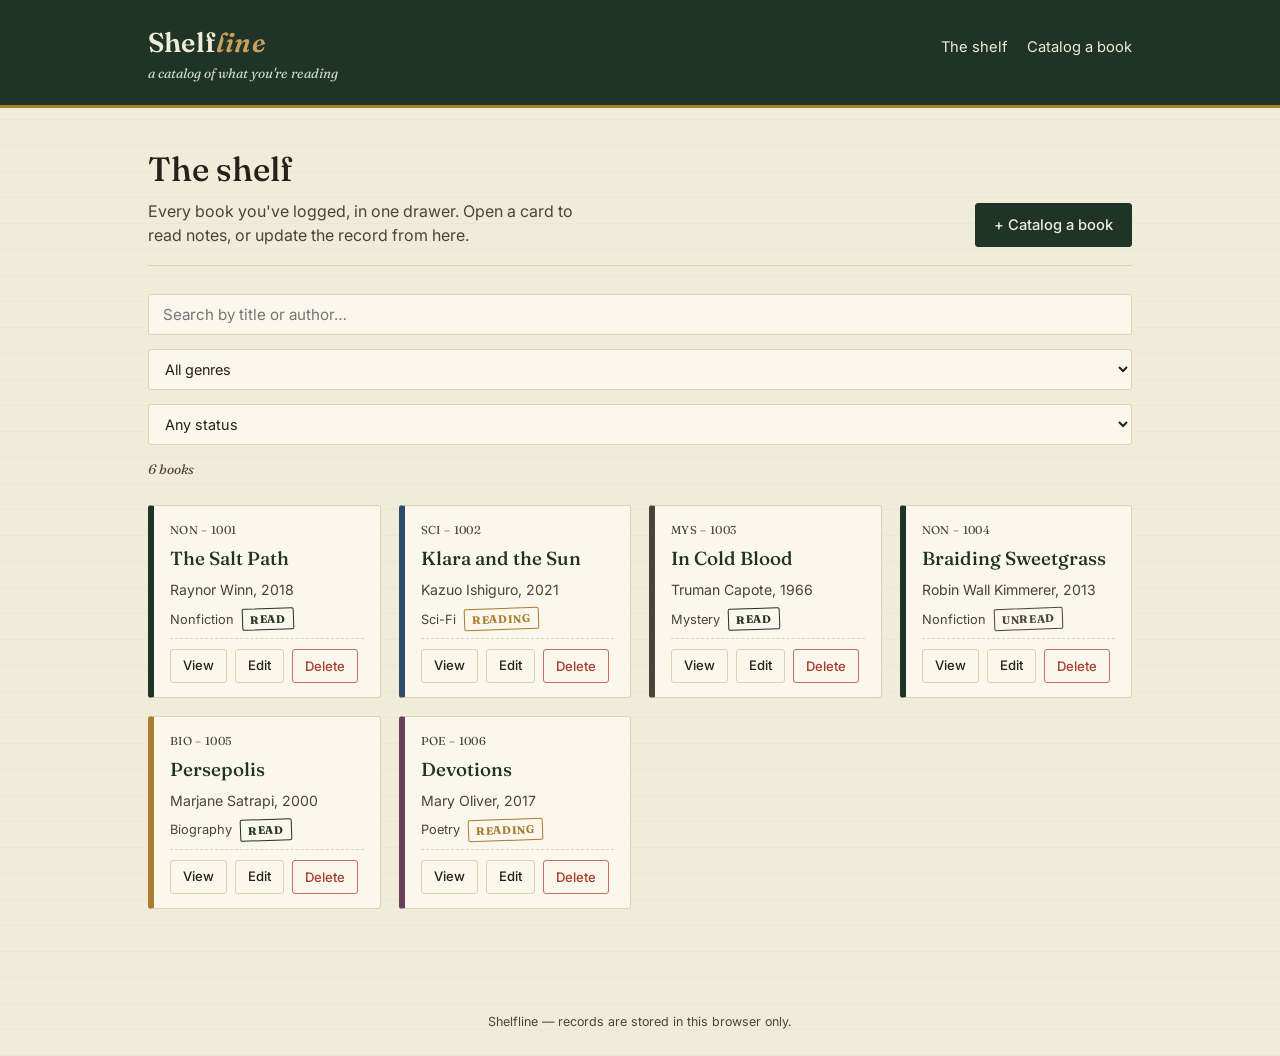
<file: index.html>
<!doctype html>
<html lang="en">
<head>
<meta charset="utf-8">
<meta name="viewport" content="width=device-width, initial-scale=1">
<title>Shelfline — The Shelf</title>
<link rel="stylesheet" href="style.css">
</head>
<body>

<header class="rail">
  <div class="rail-inner">
    <div>
      <div class="wordmark">Shelf<em>line</em></div>
      <div class="rail-tagline">a catalog of what you're reading</div>
    </div>
    <nav>
      <a href="index.html">The shelf</a>
      <a href="add.html">Catalog a book</a>
    </nav>
  </div>
</header>

<main>
  <div class="page-head">
    <div>
      <h1>The shelf</h1>
      <p>Every book you've logged, in one drawer. Open a card to read notes, or update the record from here.</p>
    </div>
    <a class="btn btn-primary" href="add.html">+ Catalog a book</a>
  </div>

  <div class="toolbar">
    <input type="search" id="search" placeholder="Search by title or author…" aria-label="Search books">
    <select id="filter-genre" aria-label="Filter by genre">
      <option value="">All genres</option>
    </select>
    <select id="filter-status" aria-label="Filter by status">
      <option value="">Any status</option>
    </select>
    <span class="shelf-count" id="shelf-count"></span>
  </div>

  <div class="shelf" id="shelf"></div>
</main>

<footer>Shelfline &mdash; records are stored in this browser only.</footer>

<script src="storage.js"></script>
<script>
  const shelfEl = document.getElementById('shelf');
  const countEl = document.getElementById('shelf-count');
  const searchEl = document.getElementById('search');
  const genreEl = document.getElementById('filter-genre');
  const statusEl = document.getElementById('filter-status');
  const confirmDelete = setupConfirmDialog();

  GENRES.forEach(g => genreEl.insertAdjacentHTML('beforeend', `<option value="${g}">${g}</option>`));
  STATUSES.forEach(s => statusEl.insertAdjacentHTML('beforeend', `<option value="${s}">${s}</option>`));

  function statusClass(status){
    return { Unread: 'stamp-unread', Reading: 'stamp-reading', Read: 'stamp-read' }[status] || 'stamp-unread';
  }

  function render(){
    const q = searchEl.value.trim().toLowerCase();
    const g = genreEl.value;
    const s = statusEl.value;

    const books = getBooks().filter(b => {
      const matchesQ = !q || b.title.toLowerCase().includes(q) || b.author.toLowerCase().includes(q);
      const matchesG = !g || b.genre === g;
      const matchesS = !s || b.status === s;
      return matchesQ && matchesG && matchesS;
    });

    countEl.textContent = books.length === 1 ? '1 book' : `${books.length} books`;

    if (books.length === 0){
      shelfEl.innerHTML = `
        <div class="empty-shelf" style="grid-column: 1/-1;">
          <h2>Nothing on this part of the shelf</h2>
          <p>${getBooks().length === 0 ? 'You haven\u2019t catalogued any books yet.' : 'Try a different search or filter.'}</p>
        </div>`;
      return;
    }

    shelfEl.innerHTML = books.map(b => `
      <article class="book-card" style="--spine: ${SPINE_COLOR[b.genre] || '#1f3327'}">
        <div class="book-call">${callNumber(b)}</div>
        <h3 class="book-title"><a href="view.html?id=${b.id}">${escapeHtml(b.title)}</a></h3>
        <div class="book-author">${escapeHtml(b.author)}${b.year ? ', ' + b.year : ''}</div>
        <div class="book-meta">
          <span>${escapeHtml(b.genre)}</span>
          <span class="stamp ${statusClass(b.status)}">${escapeHtml(b.status)}</span>
        </div>
        <div class="book-actions">
          <a class="btn btn-quiet btn-sm" href="view.html?id=${b.id}">View</a>
          <a class="btn btn-quiet btn-sm" href="edit.html?id=${b.id}">Edit</a>
          <button class="btn btn-danger btn-sm" data-del="${b.id}" data-title="${escapeHtml(b.title)}" type="button">Delete</button>
        </div>
      </article>
    `).join('');
  }

  shelfEl.addEventListener('click', (e) => {
    const btn = e.target.closest('[data-del]');
    if (!btn) return;
    confirmDelete(btn.dataset.title, () => {
      deleteBook(btn.dataset.del);
      showToast('Removed from the shelf.');
      render();
    });
  });

  [searchEl, genreEl, statusEl].forEach(el => el.addEventListener('input', render));

  render();
</script>
</body>
</html>
</file>
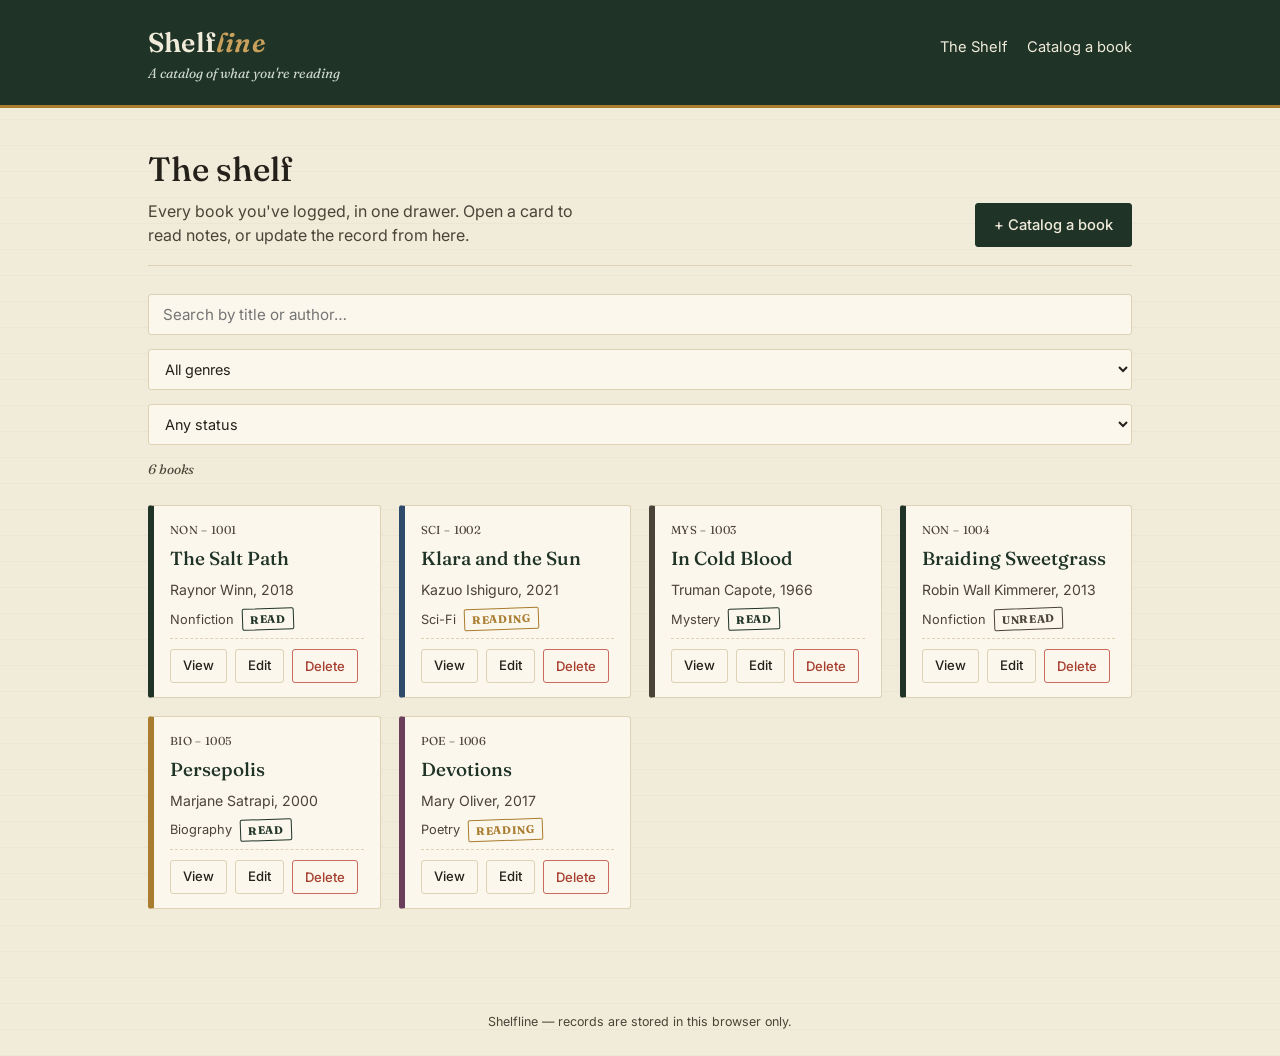
<file: Mini System Static Pages/index.html>
<!doctype html>
<html lang="en">
<head>
<meta charset="utf-8">
<meta name="viewport" content="width=device-width, initial-scale=1">
<title>Shelfline — The Shelf</title>
<link rel="stylesheet" href="style.css">
</head>
<body>

<header class="rail">
  <div class="rail-inner">
    <div>
      <div class="wordmark">Shelf<em>line</em></div>
      <div class="rail-tagline">A catalog of what you're reading</div>
    </div>
    <nav>
      <a href="index.html">The Shelf</a>
      <a href="add.html">Catalog a book</a>
    </nav>
  </div>
</header>

<main>
  <div class="page-head">
    <div>
      <h1>The shelf</h1>
      <p>Every book you've logged, in one drawer. Open a card to read notes, or update the record from here.</p>
    </div>
    <a class="btn btn-primary" href="add.html">+ Catalog a book</a>
  </div>

  <div class="toolbar">
    <input type="search" id="search" placeholder="Search by title or author…" aria-label="Search books">
    <select id="filter-genre" aria-label="Filter by genre">
      <option value="">All genres</option>
    </select>
    <select id="filter-status" aria-label="Filter by status">
      <option value="">Any status</option>
    </select>
    <span class="shelf-count" id="shelf-count"></span>
  </div>

  <div class="shelf" id="shelf"></div>
</main>

<footer>Shelfline &mdash; records are stored in this browser only.</footer>

<script src="storage.js"></script>
<script>
  const shelfEl = document.getElementById('shelf');
  const countEl = document.getElementById('shelf-count');
  const searchEl = document.getElementById('search');
  const genreEl = document.getElementById('filter-genre');
  const statusEl = document.getElementById('filter-status');
  const confirmDelete = setupConfirmDialog();

  GENRES.forEach(g => genreEl.insertAdjacentHTML('beforeend', `<option value="${g}">${g}</option>`));
  STATUSES.forEach(s => statusEl.insertAdjacentHTML('beforeend', `<option value="${s}">${s}</option>`));

  function statusClass(status){
    return { Unread: 'stamp-unread', Reading: 'stamp-reading', Read: 'stamp-read' }[status] || 'stamp-unread';
  }

  function render(){
    const q = searchEl.value.trim().toLowerCase();
    const g = genreEl.value;
    const s = statusEl.value;

    const books = getBooks().filter(b => {
      const matchesQ = !q || b.title.toLowerCase().includes(q) || b.author.toLowerCase().includes(q);
      const matchesG = !g || b.genre === g;
      const matchesS = !s || b.status === s;
      return matchesQ && matchesG && matchesS;
    });

    countEl.textContent = books.length === 1 ? '1 book' : `${books.length} books`;

    if (books.length === 0){
      shelfEl.innerHTML = `
        <div class="empty-shelf" style="grid-column: 1/-1;">
          <h2>Nothing on this part of the shelf</h2>
          <p>${getBooks().length === 0 ? 'You haven\u2019t catalogued any books yet.' : 'Try a different search or filter.'}</p>
        </div>`;
      return;
    }

    shelfEl.innerHTML = books.map(b => `
      <article class="book-card" style="--spine: ${SPINE_COLOR[b.genre] || '#1f3327'}">
        <div class="book-call">${callNumber(b)}</div>
        <h3 class="book-title"><a href="view.html?id=${b.id}">${escapeHtml(b.title)}</a></h3>
        <div class="book-author">${escapeHtml(b.author)}${b.year ? ', ' + b.year : ''}</div>
        <div class="book-meta">
          <span>${escapeHtml(b.genre)}</span>
          <span class="stamp ${statusClass(b.status)}">${escapeHtml(b.status)}</span>
        </div>
        <div class="book-actions">
          <a class="btn btn-quiet btn-sm" href="view.html?id=${b.id}">View</a>
          <a class="btn btn-quiet btn-sm" href="edit.html?id=${b.id}">Edit</a>
          <button class="btn btn-danger btn-sm" data-del="${b.id}" data-title="${escapeHtml(b.title)}" type="button">Delete</button>
        </div>
      </article>
    `).join('');
  }

  shelfEl.addEventListener('click', (e) => {
    const btn = e.target.closest('[data-del]');
    if (!btn) return;
    confirmDelete(btn.dataset.title, () => {
      deleteBook(btn.dataset.del);
      showToast('Removed from the shelf.');
      render();
    });
  });

  [searchEl, genreEl, statusEl].forEach(el => el.addEventListener('input', render));

  render();
</script>
</body>
</html>
</file>
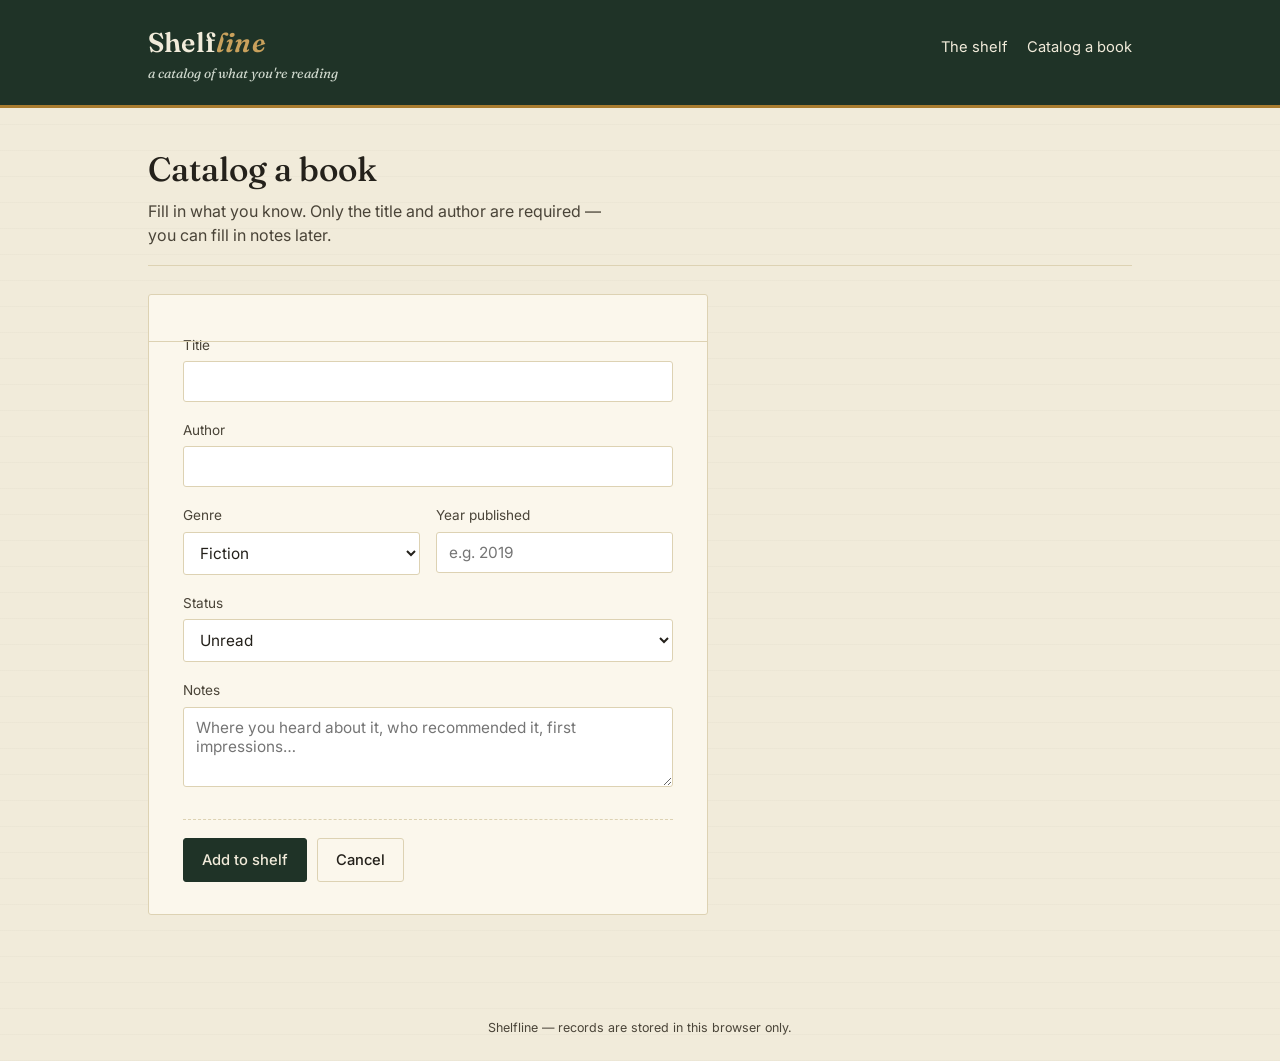
<file: add.html>
<!doctype html>
<html lang="en">
<head>
<meta charset="utf-8">
<meta name="viewport" content="width=device-width, initial-scale=1">
<title>Shelfline — Catalog a book</title>
<link rel="stylesheet" href="style.css">
</head>
<body>

<header class="rail">
  <div class="rail-inner">
    <div>
      <div class="wordmark">Shelf<em>line</em></div>
      <div class="rail-tagline">a catalog of what you're reading</div>
    </div>
    <nav>
      <a href="index.html">The shelf</a>
      <a href="add.html">Catalog a book</a>
    </nav>
  </div>
</header>

<main>
  <div class="page-head">
    <div>
      <h1>Catalog a book</h1>
      <p>Fill in what you know. Only the title and author are required — you can fill in notes later.</p>
    </div>
  </div>

  <form class="index-card" id="book-form" novalidate>
    <div class="field" id="field-title">
      <label for="title">Title</label>
      <input type="text" id="title" name="title" maxlength="120" required>
      <div class="field-error">Every book needs a title.</div>
    </div>

    <div class="field" id="field-author">
      <label for="author">Author</label>
      <input type="text" id="author" name="author" maxlength="80" required>
      <div class="field-error">Who wrote it?</div>
    </div>

    <div class="field-row">
      <div class="field" id="field-genre">
        <label for="genre">Genre</label>
        <select id="genre" name="genre"></select>
      </div>
      <div class="field" id="field-year">
        <label for="year">Year published</label>
        <input type="number" id="year" name="year" min="1000" max="2100" placeholder="e.g. 2019">
        <div class="field-error">Enter a year between 1000 and 2100.</div>
      </div>
    </div>

    <div class="field" id="field-status">
      <label for="status">Status</label>
      <select id="status" name="status"></select>
    </div>

    <div class="field" id="field-notes">
      <label for="notes">Notes</label>
      <textarea id="notes" name="notes" maxlength="500" placeholder="Where you heard about it, who recommended it, first impressions…"></textarea>
    </div>

    <div class="form-actions">
      <button type="submit" class="btn btn-primary">Add to shelf</button>
      <a class="btn btn-quiet" href="index.html">Cancel</a>
    </div>
  </form>
</main>

<footer>Shelfline &mdash; records are stored in this browser only.</footer>

<script src="storage.js"></script>
<script>
  const form = document.getElementById('book-form');
  const genreEl = document.getElementById('genre');
  const statusEl = document.getElementById('status');

  GENRES.forEach(g => genreEl.insertAdjacentHTML('beforeend', `<option value="${g}">${g}</option>`));
  STATUSES.forEach(s => statusEl.insertAdjacentHTML('beforeend', `<option value="${s}">${s}</option>`));

  function setInvalid(fieldId, invalid){
    document.getElementById(fieldId).classList.toggle('invalid', invalid);
  }

  form.addEventListener('submit', (e) => {
    e.preventDefault();

    const title = form.title.value.trim();
    const author = form.author.value.trim();
    const year = form.year.value.trim();

    const titleOk = title.length > 0;
    const authorOk = author.length > 0;
    const yearOk = year === '' || (Number(year) >= 1000 && Number(year) <= 2100);

    setInvalid('field-title', !titleOk);
    setInvalid('field-author', !authorOk);
    setInvalid('field-year', !yearOk);

    if (!titleOk || !authorOk || !yearOk){
      form.querySelector('.invalid input, .invalid select')?.focus();
      return;
    }

    addBook({
      title,
      author,
      genre: genreEl.value,
      year: year ? Number(year) : null,
      status: statusEl.value,
      notes: form.notes.value.trim()
    });

    window.location.href = 'index.html';
  });
</script>
</body>
</html>
</file>
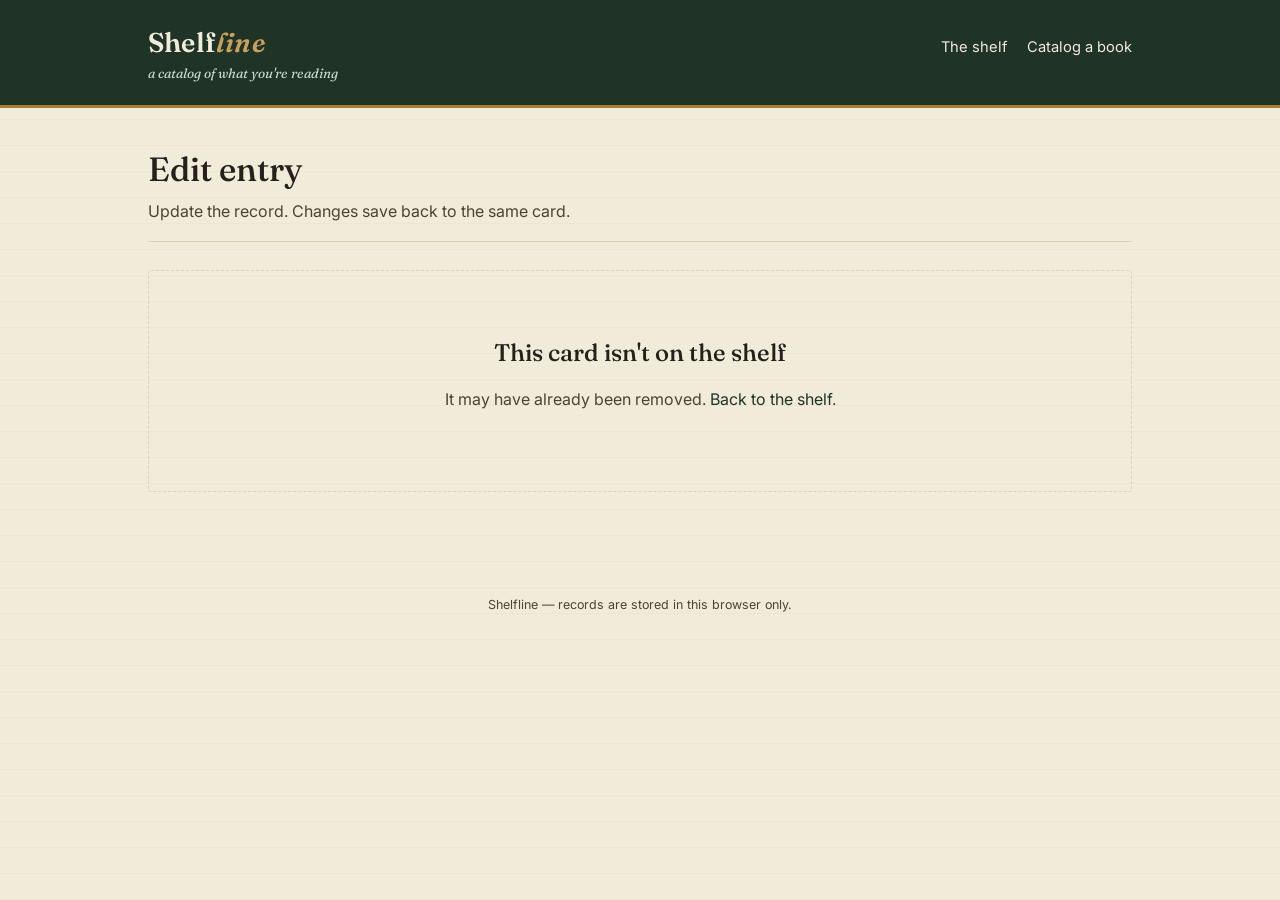
<file: edit.html>
<!doctype html>
<html lang="en">
<head>
<meta charset="utf-8">
<meta name="viewport" content="width=device-width, initial-scale=1">
<title>Shelfline — Edit entry</title>
<link rel="stylesheet" href="style.css">
</head>
<body>

<header class="rail">
  <div class="rail-inner">
    <div>
      <div class="wordmark">Shelf<em>line</em></div>
      <div class="rail-tagline">a catalog of what you're reading</div>
    </div>
    <nav>
      <a href="index.html">The shelf</a>
      <a href="add.html">Catalog a book</a>
    </nav>
  </div>
</header>

<main>
  <div class="page-head">
    <div>
      <h1 id="page-title">Edit entry</h1>
      <p>Update the record. Changes save back to the same card.</p>
    </div>
  </div>

  <div id="not-found" style="display:none;" class="empty-shelf">
    <h2>This card isn't on the shelf</h2>
    <p>It may have already been removed. <a href="index.html">Back to the shelf</a>.</p>
  </div>

  <form class="index-card" id="book-form" novalidate>
    <div class="field" id="field-title">
      <label for="title">Title</label>
      <input type="text" id="title" name="title" maxlength="120" required>
      <div class="field-error">Every book needs a title.</div>
    </div>

    <div class="field" id="field-author">
      <label for="author">Author</label>
      <input type="text" id="author" name="author" maxlength="80" required>
      <div class="field-error">Who wrote it?</div>
    </div>

    <div class="field-row">
      <div class="field" id="field-genre">
        <label for="genre">Genre</label>
        <select id="genre" name="genre"></select>
      </div>
      <div class="field" id="field-year">
        <label for="year">Year published</label>
        <input type="number" id="year" name="year" min="1000" max="2100" placeholder="e.g. 2019">
        <div class="field-error">Enter a year between 1000 and 2100.</div>
      </div>
    </div>

    <div class="field" id="field-status">
      <label for="status">Status</label>
      <select id="status" name="status"></select>
    </div>

    <div class="field" id="field-notes">
      <label for="notes">Notes</label>
      <textarea id="notes" name="notes" maxlength="500"></textarea>
    </div>

    <div class="form-actions">
      <button type="submit" class="btn btn-primary">Save changes</button>
      <a class="btn btn-quiet" href="index.html" id="cancel-link">Cancel</a>
      <button type="button" class="btn btn-danger" id="delete-btn" style="margin-left:auto;">Delete this book</button>
    </div>
  </form>
</main>

<footer>Shelfline &mdash; records are stored in this browser only.</footer>

<script src="storage.js"></script>
<script>
  const id = qs('id');
  const book = id ? getBook(id) : null;
  const form = document.getElementById('book-form');
  const genreEl = document.getElementById('genre');
  const statusEl = document.getElementById('status');
  const confirmDelete = setupConfirmDialog();

  GENRES.forEach(g => genreEl.insertAdjacentHTML('beforeend', `<option value="${g}">${g}</option>`));
  STATUSES.forEach(s => statusEl.insertAdjacentHTML('beforeend', `<option value="${s}">${s}</option>`));

  if (!book){
    form.style.display = 'none';
    document.getElementById('not-found').style.display = 'block';
  } else {
    document.getElementById('page-title').textContent = `Edit \u201c${book.title}\u201d`;
    form.title.value = book.title || '';
    form.author.value = book.author || '';
    genreEl.value = book.genre || GENRES[0];
    form.year.value = book.year || '';
    statusEl.value = book.status || STATUSES[0];
    form.notes.value = book.notes || '';
    document.getElementById('cancel-link').href = `view.html?id=${id}`;
  }

  function setInvalid(fieldId, invalid){
    document.getElementById(fieldId).classList.toggle('invalid', invalid);
  }

  form.addEventListener('submit', (e) => {
    e.preventDefault();

    const title = form.title.value.trim();
    const author = form.author.value.trim();
    const year = form.year.value.trim();

    const titleOk = title.length > 0;
    const authorOk = author.length > 0;
    const yearOk = year === '' || (Number(year) >= 1000 && Number(year) <= 2100);

    setInvalid('field-title', !titleOk);
    setInvalid('field-author', !authorOk);
    setInvalid('field-year', !yearOk);

    if (!titleOk || !authorOk || !yearOk){
      form.querySelector('.invalid input, .invalid select')?.focus();
      return;
    }

    updateBook(id, {
      title,
      author,
      genre: genreEl.value,
      year: year ? Number(year) : null,
      status: statusEl.value,
      notes: form.notes.value.trim()
    });

    window.location.href = `view.html?id=${id}`;
  });

  document.getElementById('delete-btn').addEventListener('click', () => {
    confirmDelete(book.title, () => {
      deleteBook(id);
      window.location.href = 'index.html';
    });
  });
</script>
</body>
</html>
</file>
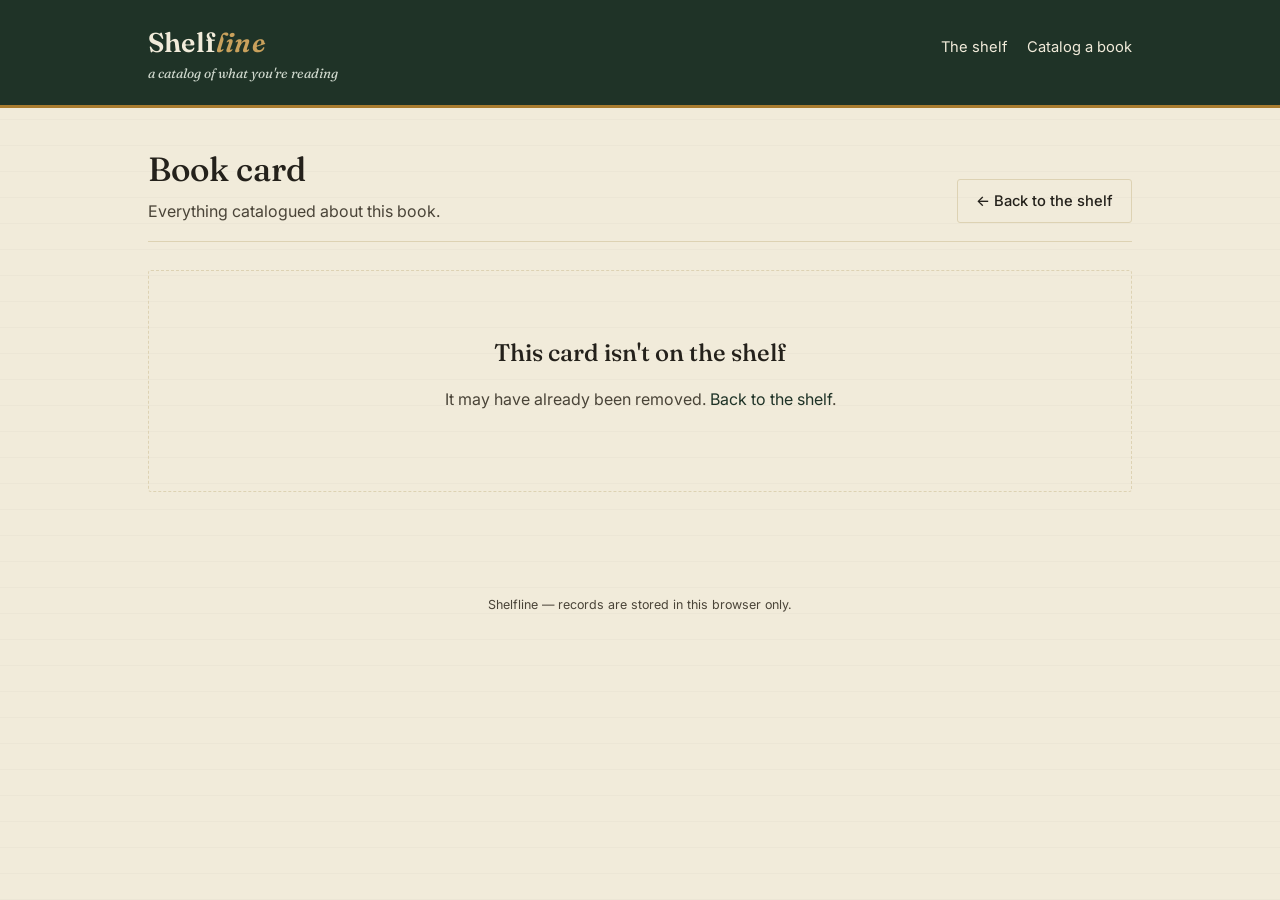
<file: view.html>
<!doctype html>
<html lang="en">
<head>
<meta charset="utf-8">
<meta name="viewport" content="width=device-width, initial-scale=1">
<title>Shelfline — Book card</title>
<link rel="stylesheet" href="style.css">
</head>
<body>

<header class="rail">
  <div class="rail-inner">
    <div>
      <div class="wordmark">Shelf<em>line</em></div>
      <div class="rail-tagline">a catalog of what you're reading</div>
    </div>
    <nav>
      <a href="index.html">The shelf</a>
      <a href="add.html">Catalog a book</a>
    </nav>
  </div>
</header>

<main>
  <div class="page-head">
    <div>
      <h1>Book card</h1>
      <p>Everything catalogued about this book.</p>
    </div>
    <a class="btn btn-quiet" href="index.html">&larr; Back to the shelf</a>
  </div>

  <div id="not-found" style="display:none;" class="empty-shelf">
    <h2>This card isn't on the shelf</h2>
    <p>It may have already been removed. <a href="index.html">Back to the shelf</a>.</p>
  </div>

  <div class="detail-card" id="detail-card" style="display:none;">
    <div class="detail-call" id="detail-call"></div>
    <h2 class="detail-title" id="detail-title"></h2>
    <div class="detail-author" id="detail-author"></div>

    <dl>
      <div class="detail-row">
        <dt>Genre</dt>
        <dd id="detail-genre"></dd>
      </div>
      <div class="detail-row">
        <dt>Status</dt>
        <dd id="detail-status"></dd>
      </div>
      <div class="detail-row">
        <dt>Notes</dt>
        <dd id="detail-notes" class="detail-notes"></dd>
      </div>
    </dl>

    <div class="detail-actions">
      <a class="btn btn-primary" id="edit-link" href="#">Edit this entry</a>
      <button class="btn btn-danger" id="delete-btn" type="button">Delete</button>
    </div>
  </div>
</main>

<footer>Shelfline &mdash; records are stored in this browser only.</footer>

<script src="storage.js"></script>
<script>
  const id = qs('id');
  const book = id ? getBook(id) : null;
  const confirmDelete = setupConfirmDialog();

  if (!book){
    document.getElementById('not-found').style.display = 'block';
  } else {
    const card = document.getElementById('detail-card');
    card.style.display = 'block';
    card.style.setProperty('--spine', SPINE_COLOR[book.genre] || '#1f3327');

    document.getElementById('detail-call').textContent = callNumber(book);
    document.getElementById('detail-title').textContent = book.title;
    document.getElementById('detail-author').textContent = book.author + (book.year ? `, ${book.year}` : '');
    document.getElementById('detail-genre').textContent = book.genre;

    const statusClass = { Unread: 'stamp-unread', Reading: 'stamp-reading', Read: 'stamp-read' }[book.status] || 'stamp-unread';
    document.getElementById('detail-status').innerHTML = `<span class="stamp ${statusClass}">${escapeHtml(book.status)}</span>`;

    document.getElementById('detail-notes').textContent = book.notes && book.notes.trim() ? book.notes : 'No notes yet.';
    document.getElementById('edit-link').href = `edit.html?id=${id}`;

    document.getElementById('delete-btn').addEventListener('click', () => {
      confirmDelete(book.title, () => {
        deleteBook(id);
        window.location.href = 'index.html';
      });
    });
  }
</script>
</body>
</html>
</file>
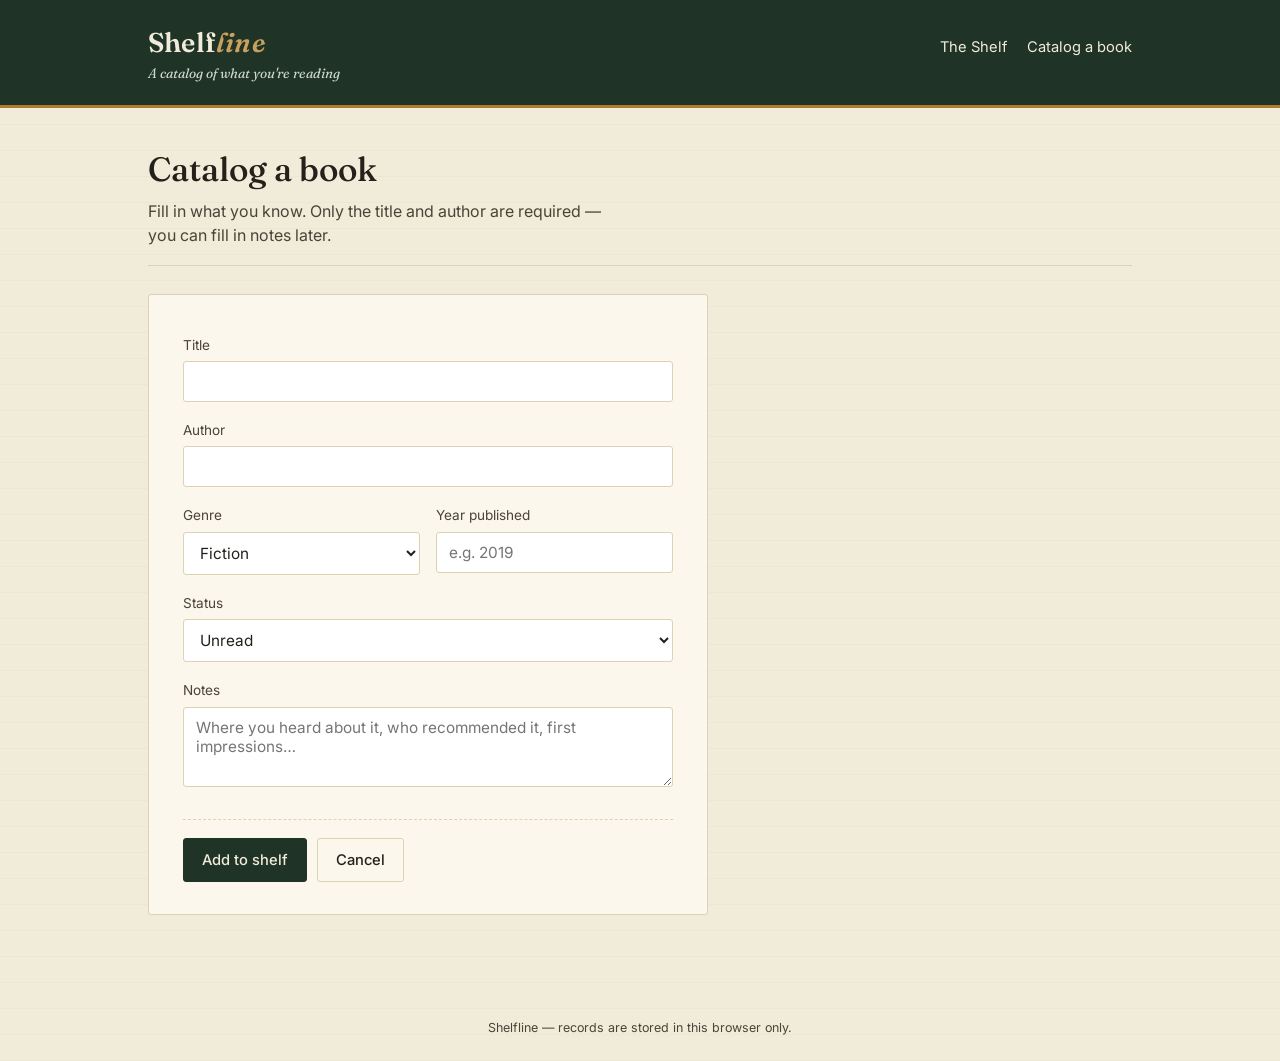
<file: Mini System Static Pages/add.html>
<!doctype html>
<html lang="en">
<head>
<meta charset="utf-8">
<meta name="viewport" content="width=device-width, initial-scale=1">
<title>Shelfline — Catalog a book</title>
<link rel="stylesheet" href="style.css">
</head>
<body>

<header class="rail">
  <div class="rail-inner">
    <div>
      <div class="wordmark">Shelf<em>line</em></div>
      <div class="rail-tagline">A catalog of what you're reading</div>
    </div>
    <nav>
      <a href="index.html">The Shelf</a>
      <a href="add.html">Catalog a book</a>
    </nav>
  </div>
</header>

<main>
  <div class="page-head">
    <div>
      <h1>Catalog a book</h1>
      <p>Fill in what you know. Only the title and author are required — you can fill in notes later.</p>
    </div>
  </div>

  <form class="index-card" id="book-form" novalidate>
    <div class="field" id="field-title">
      <label for="title">Title</label>
      <input type="text" id="title" name="title" maxlength="120" required>
      <div class="field-error">Every book needs a title.</div>
    </div>

    <div class="field" id="field-author">
      <label for="author">Author</label>
      <input type="text" id="author" name="author" maxlength="80" required>
      <div class="field-error">Who wrote it?</div>
    </div>

    <div class="field-row">
      <div class="field" id="field-genre">
        <label for="genre">Genre</label>
        <select id="genre" name="genre"></select>
      </div>
      <div class="field" id="field-year">
        <label for="year">Year published</label>
        <input type="number" id="year" name="year" min="1000" max="2100" placeholder="e.g. 2019">
        <div class="field-error">Enter a year between 1000 and 2100.</div>
      </div>
    </div>

    <div class="field" id="field-status">
      <label for="status">Status</label>
      <select id="status" name="status"></select>
    </div>

    <div class="field" id="field-notes">
      <label for="notes">Notes</label>
      <textarea id="notes" name="notes" maxlength="500" placeholder="Where you heard about it, who recommended it, first impressions…"></textarea>
    </div>

    <div class="form-actions">
      <button type="submit" class="btn btn-primary">Add to shelf</button>
      <a class="btn btn-quiet" href="index.html">Cancel</a>
    </div>
  </form>
</main>

<footer>Shelfline &mdash; records are stored in this browser only.</footer>

<script src="storage.js"></script>
<script>
  const form = document.getElementById('book-form');
  const genreEl = document.getElementById('genre');
  const statusEl = document.getElementById('status');

  GENRES.forEach(g => genreEl.insertAdjacentHTML('beforeend', `<option value="${g}">${g}</option>`));
  STATUSES.forEach(s => statusEl.insertAdjacentHTML('beforeend', `<option value="${s}">${s}</option>`));

  function setInvalid(fieldId, invalid){
    document.getElementById(fieldId).classList.toggle('invalid', invalid);
  }

  form.addEventListener('submit', (e) => {
    e.preventDefault();

    const title = form.title.value.trim();
    const author = form.author.value.trim();
    const year = form.year.value.trim();

    const titleOk = title.length > 0;
    const authorOk = author.length > 0;
    const yearOk = year === '' || (Number(year) >= 1000 && Number(year) <= 2100);

    setInvalid('field-title', !titleOk);
    setInvalid('field-author', !authorOk);
    setInvalid('field-year', !yearOk);

    if (!titleOk || !authorOk || !yearOk){
      form.querySelector('.invalid input, .invalid select')?.focus();
      return;
    }

    addBook({
      title,
      author,
      genre: genreEl.value,
      year: year ? Number(year) : null,
      status: statusEl.value,
      notes: form.notes.value.trim()
    });

    window.location.href = 'index.html';
  });
</script>
</body>
</html>
</file>
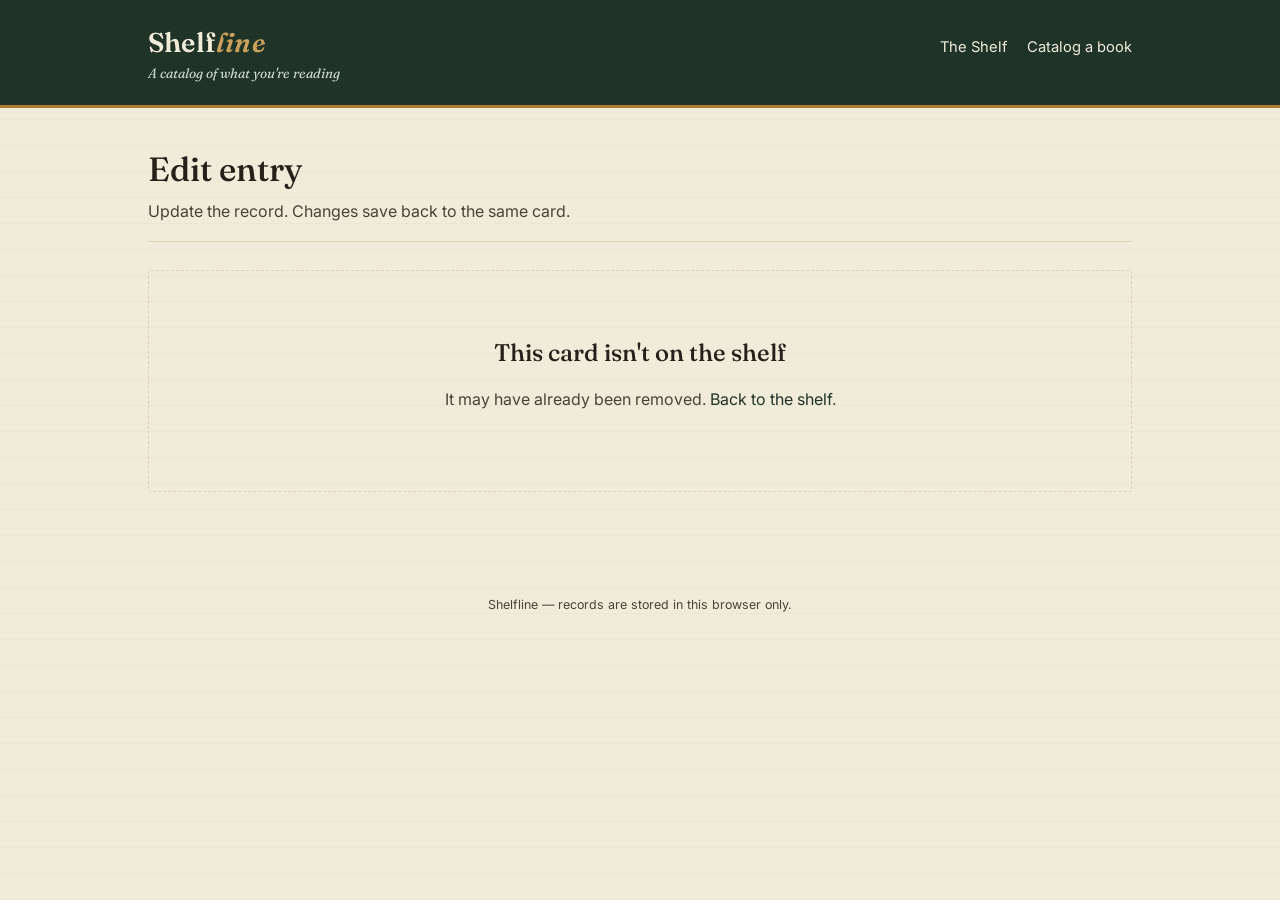
<file: Mini System Static Pages/edit.html>
<!doctype html>
<html lang="en">
<head>
<meta charset="utf-8">
<meta name="viewport" content="width=device-width, initial-scale=1">
<title>Shelfline — Edit entry</title>
<link rel="stylesheet" href="style.css">
</head>
<body>

<header class="rail">
  <div class="rail-inner">
    <div>
      <div class="wordmark">Shelf<em>line</em></div>
      <div class="rail-tagline">A catalog of what you're reading</div>
    </div>
    <nav>
      <a href="index.html">The Shelf</a>
      <a href="add.html">Catalog a book</a>
    </nav>
  </div>
</header>

<main>
  <div class="page-head">
    <div>
      <h1 id="page-title">Edit entry</h1>
      <p>Update the record. Changes save back to the same card.</p>
    </div>
  </div>

  <div id="not-found" style="display:none;" class="empty-shelf">
    <h2>This card isn't on the shelf</h2>
    <p>It may have already been removed. <a href="index.html">Back to the shelf</a>.</p>
  </div>

  <form class="index-card" id="book-form" novalidate>
    <div class="field" id="field-title">
      <label for="title">Title</label>
      <input type="text" id="title" name="title" maxlength="120" required>
      <div class="field-error">Every book needs a title.</div>
    </div>

    <div class="field" id="field-author">
      <label for="author">Author</label>
      <input type="text" id="author" name="author" maxlength="80" required>
      <div class="field-error">Who wrote it?</div>
    </div>

    <div class="field-row">
      <div class="field" id="field-genre">
        <label for="genre">Genre</label>
        <select id="genre" name="genre"></select>
      </div>
      <div class="field" id="field-year">
        <label for="year">Year published</label>
        <input type="number" id="year" name="year" min="1000" max="2100" placeholder="e.g. 2019">
        <div class="field-error">Enter a year between 1000 and 2100.</div>
      </div>
    </div>

    <div class="field" id="field-status">
      <label for="status">Status</label>
      <select id="status" name="status"></select>
    </div>

    <div class="field" id="field-notes">
      <label for="notes">Notes</label>
      <textarea id="notes" name="notes" maxlength="500"></textarea>
    </div>

    <div class="form-actions">
      <button type="submit" class="btn btn-primary">Save changes</button>
      <a class="btn btn-quiet" href="index.html" id="cancel-link">Cancel</a>
      <button type="button" class="btn btn-danger" id="delete-btn" style="margin-left:auto;">Delete this book</button>
    </div>
  </form>
</main>

<footer>Shelfline &mdash; records are stored in this browser only.</footer>

<script src="storage.js"></script>
<script>
  const id = qs('id');
  const book = id ? getBook(id) : null;
  const form = document.getElementById('book-form');
  const genreEl = document.getElementById('genre');
  const statusEl = document.getElementById('status');
  const confirmDelete = setupConfirmDialog();

  GENRES.forEach(g => genreEl.insertAdjacentHTML('beforeend', `<option value="${g}">${g}</option>`));
  STATUSES.forEach(s => statusEl.insertAdjacentHTML('beforeend', `<option value="${s}">${s}</option>`));

  if (!book){
    form.style.display = 'none';
    document.getElementById('not-found').style.display = 'block';
  } else {
    document.getElementById('page-title').textContent = `Edit \u201c${book.title}\u201d`;
    form.title.value = book.title || '';
    form.author.value = book.author || '';
    genreEl.value = book.genre || GENRES[0];
    form.year.value = book.year || '';
    statusEl.value = book.status || STATUSES[0];
    form.notes.value = book.notes || '';
    document.getElementById('cancel-link').href = `view.html?id=${id}`;
  }

  function setInvalid(fieldId, invalid){
    document.getElementById(fieldId).classList.toggle('invalid', invalid);
  }

  form.addEventListener('submit', (e) => {
    e.preventDefault();

    const title = form.title.value.trim();
    const author = form.author.value.trim();
    const year = form.year.value.trim();

    const titleOk = title.length > 0;
    const authorOk = author.length > 0;
    const yearOk = year === '' || (Number(year) >= 1000 && Number(year) <= 2100);

    setInvalid('field-title', !titleOk);
    setInvalid('field-author', !authorOk);
    setInvalid('field-year', !yearOk);

    if (!titleOk || !authorOk || !yearOk){
      form.querySelector('.invalid input, .invalid select')?.focus();
      return;
    }

    updateBook(id, {
      title,
      author,
      genre: genreEl.value,
      year: year ? Number(year) : null,
      status: statusEl.value,
      notes: form.notes.value.trim()
    });

    window.location.href = `view.html?id=${id}`;
  });

  document.getElementById('delete-btn').addEventListener('click', () => {
    confirmDelete(book.title, () => {
      deleteBook(id);
      window.location.href = 'index.html';
    });
  });
</script>
</body>
</html>
</file>
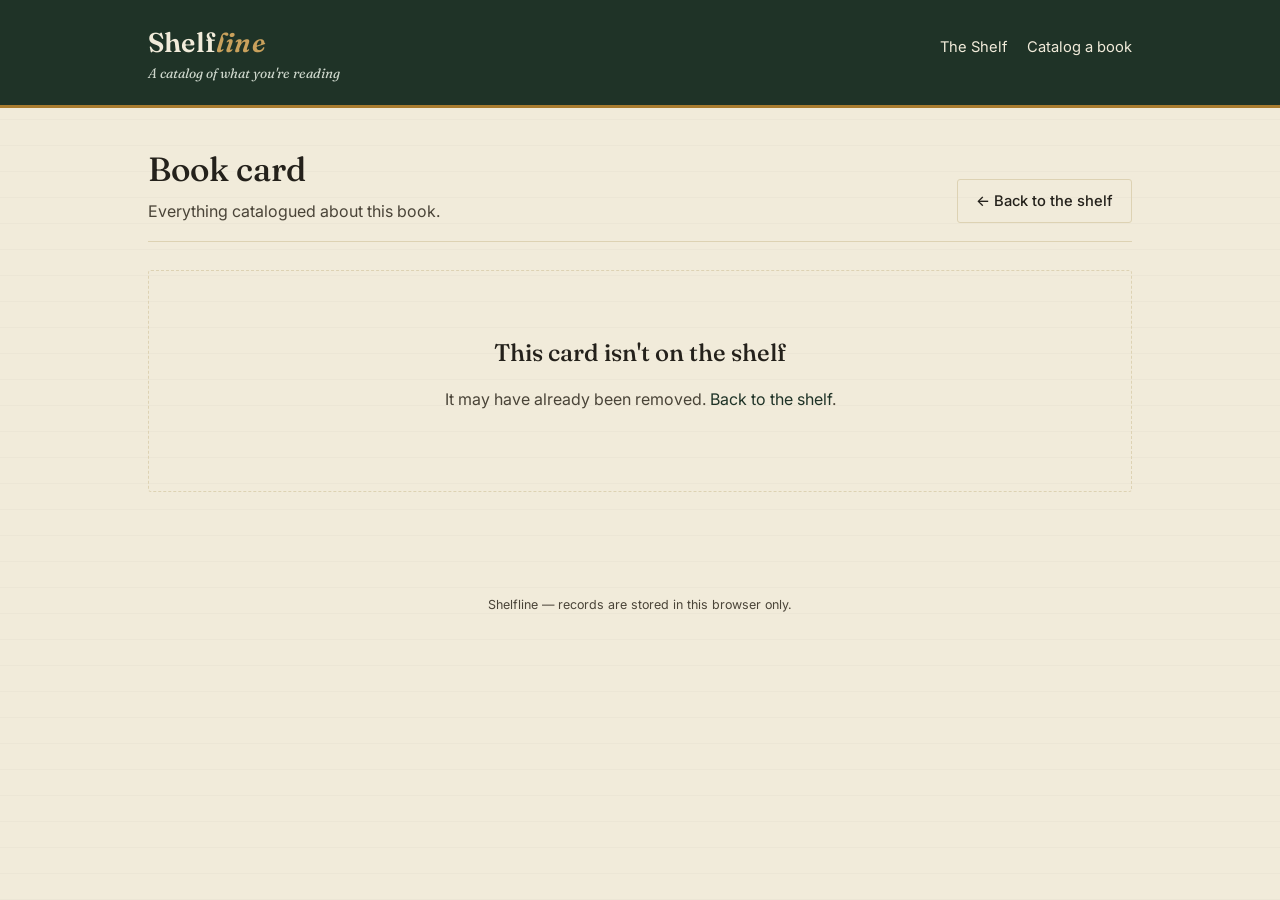
<file: Mini System Static Pages/view.html>
<!doctype html>
<html lang="en">
<head>
<meta charset="utf-8">
<meta name="viewport" content="width=device-width, initial-scale=1">
<title>Shelfline — Book card</title>
<link rel="stylesheet" href="style.css">
</head>
<body>

<header class="rail">
  <div class="rail-inner">
    <div>
      <div class="wordmark">Shelf<em>line</em></div>
      <div class="rail-tagline">A catalog of what you're reading</div>
    </div>
    <nav>
      <a href="index.html">The Shelf</a>
      <a href="add.html">Catalog a book</a>
    </nav>
  </div>
</header>

<main>
  <div class="page-head">
    <div>
      <h1>Book card</h1>
      <p>Everything catalogued about this book.</p>
    </div>
    <a class="btn btn-quiet" href="index.html">&larr; Back to the shelf</a>
  </div>

  <div id="not-found" style="display:none;" class="empty-shelf">
    <h2>This card isn't on the shelf</h2>
    <p>It may have already been removed. <a href="index.html">Back to the shelf</a>.</p>
  </div>

  <div class="detail-card" id="detail-card" style="display:none;">
    <div class="detail-call" id="detail-call"></div>
    <h2 class="detail-title" id="detail-title"></h2>
    <div class="detail-author" id="detail-author"></div>

    <dl>
      <div class="detail-row">
        <dt>Genre</dt>
        <dd id="detail-genre"></dd>
      </div>
      <div class="detail-row">
        <dt>Status</dt>
        <dd id="detail-status"></dd>
      </div>
      <div class="detail-row">
        <dt>Notes</dt>
        <dd id="detail-notes" class="detail-notes"></dd>
      </div>
    </dl>

    <div class="detail-actions">
      <a class="btn btn-primary" id="edit-link" href="#">Edit this entry</a>
      <button class="btn btn-danger" id="delete-btn" type="button">Delete</button>
    </div>
  </div>
</main>

<footer>Shelfline &mdash; records are stored in this browser only.</footer>

<script src="storage.js"></script>
<script>
  const id = qs('id');
  const book = id ? getBook(id) : null;
  const confirmDelete = setupConfirmDialog();

  if (!book){
    document.getElementById('not-found').style.display = 'block';
  } else {
    const card = document.getElementById('detail-card');
    card.style.display = 'block';
    card.style.setProperty('--spine', SPINE_COLOR[book.genre] || '#1f3327');

    document.getElementById('detail-call').textContent = callNumber(book);
    document.getElementById('detail-title').textContent = book.title;
    document.getElementById('detail-author').textContent = book.author + (book.year ? `, ${book.year}` : '');
    document.getElementById('detail-genre').textContent = book.genre;

    const statusClass = { Unread: 'stamp-unread', Reading: 'stamp-reading', Read: 'stamp-read' }[book.status] || 'stamp-unread';
    document.getElementById('detail-status').innerHTML = `<span class="stamp ${statusClass}">${escapeHtml(book.status)}</span>`;

    document.getElementById('detail-notes').textContent = book.notes && book.notes.trim() ? book.notes : 'No notes yet.';
    document.getElementById('edit-link').href = `edit.html?id=${id}`;

    document.getElementById('delete-btn').addEventListener('click', () => {
      confirmDelete(book.title, () => {
        deleteBook(id);
        window.location.href = 'index.html';
      });
    });
  }
</script>
</body>
</html>
</file>
<file: style.css>
/* ==========================================================================
   Shelfline — a personal library catalog
   Design language: the library card catalog. Ink on cardstock, brass rails,
   a stamped status mark. Not a SaaS dashboard — a drawer of index cards.
   ========================================================================== */

@import url('https://fonts.googleapis.com/css2?family=Fraunces:ital,opsz,wght@0,9..144,400..700;1,9..144,400..600&family=Inter:wght@400;500;600&display=swap');

:root{
  --ink:        #24211b;
  --ink-soft:   #4a4438;
  --paper:      #f1ebda;
  --card:       #fbf7ec;
  --card-edge:  #ddd2b3;
  --forest:     #1f3327;
  --forest-dim: #2b4636;
  --brass:      #a97c2f;
  --brass-dim:  #c9a15c;
  --brick:      #a63d2e;
  --brick-dim:  #c96a5c;

  --serif: 'Fraunces', 'Iowan Old Style', 'Georgia', serif;
  --sans:  'Inter', -apple-system, 'Segoe UI', sans-serif;

  --radius: 3px;
}

*{ box-sizing: border-box; }

html{ -webkit-font-smoothing: antialiased; }

body{
  margin: 0;
  background: var(--paper);
  background-image:
    repeating-linear-gradient(0deg, rgba(36,33,27,0.025) 0px, rgba(36,33,27,0.025) 1px, transparent 1px, transparent 26px);
  color: var(--ink);
  font-family: var(--sans);
  font-size: 16px;
  line-height: 1.5;
  min-height: 100vh;
}

a{ color: var(--forest); text-decoration: none; }
a:hover{ text-decoration: underline; }

:focus-visible{
  outline: 2px solid var(--brass);
  outline-offset: 2px;
}

/* ---------- Header / rail ---------- */

.rail{
  background: var(--forest);
  border-bottom: 3px solid var(--brass);
  color: var(--paper);
}

.rail-inner{
  max-width: 1040px;
  margin: 0 auto;
  padding: 22px 28px;
  display: flex;
  align-items: baseline;
  justify-content: space-between;
  gap: 16px;
  flex-wrap: wrap;
}

.wordmark{
  font-family: var(--serif);
  font-weight: 600;
  font-size: 1.7rem;
  color: var(--paper);
  letter-spacing: 0.2px;
}

.wordmark em{
  font-style: italic;
  color: var(--brass-dim);
}

.rail-tagline{
  font-size: 0.85rem;
  color: #cfd8cd;
  font-style: italic;
  font-family: var(--serif);
}

.rail nav{
  font-size: 0.92rem;
  display: flex;
  gap: 20px;
}

.rail nav a{
  color: var(--paper);
  border-bottom: 1px solid transparent;
  padding-bottom: 2px;
}

.rail nav a:hover{
  border-bottom-color: var(--brass-dim);
  text-decoration: none;
}

/* ---------- Page shell ---------- */

main{
  max-width: 1040px;
  margin: 0 auto;
  padding: 36px 28px 80px;
}

.page-head{
  display: flex;
  justify-content: space-between;
  align-items: flex-end;
  gap: 20px;
  flex-wrap: wrap;
  margin-bottom: 28px;
  border-bottom: 1px solid var(--card-edge);
  padding-bottom: 18px;
}

.page-head h1{
  font-family: var(--serif);
  font-weight: 500;
  font-size: 2.1rem;
  margin: 0 0 4px;
}

.page-head p{
  margin: 0;
  color: var(--ink-soft);
  max-width: 46ch;
}

/* ---------- Buttons ---------- */

.btn{
  display: inline-flex;
  align-items: center;
  gap: 6px;
  font-family: var(--sans);
  font-size: 0.92rem;
  font-weight: 500;
  padding: 10px 18px;
  border-radius: var(--radius);
  border: 1px solid transparent;
  cursor: pointer;
  transition: transform 0.05s ease, background 0.15s ease;
  white-space: nowrap;
}

.btn:active{ transform: translateY(1px); }

.btn-primary{
  background: var(--forest);
  color: var(--paper);
  border-color: var(--forest);
}
.btn-primary:hover{ background: var(--forest-dim); text-decoration: none; }

.btn-quiet{
  background: transparent;
  color: var(--ink);
  border-color: var(--card-edge);
}
.btn-quiet:hover{ background: rgba(36,33,27,0.05); text-decoration: none; }

.btn-danger{
  background: transparent;
  color: var(--brick);
  border-color: var(--brick-dim);
}
.btn-danger:hover{ background: rgba(166,61,46,0.08); text-decoration: none; }

.btn-sm{ padding: 6px 12px; font-size: 0.82rem; }

.btn:disabled{ opacity: 0.45; cursor: not-allowed; }

/* ---------- Toolbar (search / filter) ---------- */

.toolbar{
  display: flex;
  gap: 14px;
  flex-wrap: wrap;
  margin-bottom: 26px;
  align-items: center;
}

.toolbar input[type="search"]{
  flex: 1 1 220px;
  padding: 10px 14px;
  border: 1px solid var(--card-edge);
  border-radius: var(--radius);
  background: var(--card);
  font-family: var(--sans);
  font-size: 0.95rem;
  color: var(--ink);
}

.toolbar select{
  padding: 10px 12px;
  border: 1px solid var(--card-edge);
  border-radius: var(--radius);
  background: var(--card);
  font-family: var(--sans);
  font-size: 0.9rem;
  color: var(--ink);
}

.shelf-count{
  font-size: 0.85rem;
  color: var(--ink-soft);
  font-style: italic;
  font-family: var(--serif);
}

/* ---------- The shelf (card grid) ---------- */

.shelf{
  display: grid;
  grid-template-columns: repeat(auto-fill, minmax(220px, 1fr));
  gap: 18px;
}

.book-card{
  background: var(--card);
  border: 1px solid var(--card-edge);
  border-left: 6px solid var(--spine, var(--forest));
  border-radius: var(--radius);
  padding: 16px 16px 14px;
  display: flex;
  flex-direction: column;
  gap: 8px;
  position: relative;
}

.book-call{
  font-family: var(--serif);
  font-size: 0.72rem;
  letter-spacing: 0.03em;
  color: var(--ink-soft);
}

.book-title{
  font-family: var(--serif);
  font-size: 1.18rem;
  font-weight: 500;
  line-height: 1.25;
  margin: 0;
}

.book-author{
  font-size: 0.88rem;
  color: var(--ink-soft);
}

.book-meta{
  font-size: 0.8rem;
  color: var(--ink-soft);
  display: flex;
  gap: 8px;
  align-items: center;
}

.stamp{
  display: inline-block;
  font-family: var(--serif);
  font-size: 0.68rem;
  font-weight: 700;
  letter-spacing: 0.06em;
  text-transform: uppercase;
  padding: 2px 7px;
  border: 1.5px solid currentColor;
  border-radius: 2px;
  transform: rotate(-2deg);
}

.stamp-unread{ color: var(--ink-soft); }
.stamp-reading{ color: var(--brass); }
.stamp-read{ color: var(--forest); }

.book-actions{
  margin-top: auto;
  padding-top: 10px;
  display: flex;
  gap: 8px;
  border-top: 1px dashed var(--card-edge);
}

.empty-shelf{
  text-align: center;
  padding: 64px 20px;
  color: var(--ink-soft);
  border: 1px dashed var(--card-edge);
  border-radius: var(--radius);
}

.empty-shelf h2{
  font-family: var(--serif);
  font-weight: 500;
  color: var(--ink);
  margin: 0 0 8px;
}

/* ---------- Index card / form ---------- */

.index-card{
  background: var(--card);
  border: 1px solid var(--card-edge);
  border-radius: var(--radius);
  max-width: 560px;
  padding: 32px 34px;
  position: relative;
}

.index-card::before{
  content: '';
  position: absolute;
  top: 46px; left: 0; right: 0;
  height: 1px;
  background: var(--card-edge);
}

form.index-card{ padding-top: 40px; }

.field{
  margin-bottom: 18px;
}

.field label{
  display: block;
  font-size: 0.85rem;
  color: var(--ink-soft);
  margin-bottom: 6px;
}

.field-row{
  display: grid;
  grid-template-columns: 1fr 1fr;
  gap: 16px;
}

input[type="text"],
input[type="number"],
select,
textarea{
  width: 100%;
  padding: 10px 12px;
  border: 1px solid var(--card-edge);
  border-radius: var(--radius);
  background: #fff;
  font-family: var(--sans);
  font-size: 0.96rem;
  color: var(--ink);
}

input:focus, select:focus, textarea:focus{
  border-color: var(--brass);
}

textarea{ resize: vertical; min-height: 80px; font-family: var(--sans); }

.field-error{
  font-size: 0.8rem;
  color: var(--brick);
  margin-top: 5px;
  display: none;
}

.field.invalid input, .field.invalid select, .field.invalid textarea{
  border-color: var(--brick-dim);
}

.field.invalid .field-error{ display: block; }

.form-actions{
  display: flex;
  gap: 10px;
  margin-top: 26px;
  padding-top: 18px;
  border-top: 1px dashed var(--card-edge);
}

/* ---------- Detail (view) page ---------- */

.detail-card{
  background: var(--card);
  border: 1px solid var(--card-edge);
  border-left: 8px solid var(--spine, var(--forest));
  border-radius: var(--radius);
  max-width: 620px;
  padding: 34px 38px;
}

.detail-call{
  font-family: var(--serif);
  font-size: 0.8rem;
  color: var(--ink-soft);
  letter-spacing: 0.03em;
}

.detail-title{
  font-family: var(--serif);
  font-size: 2rem;
  font-weight: 500;
  margin: 6px 0 2px;
}

.detail-author{
  font-size: 1rem;
  color: var(--ink-soft);
  margin-bottom: 18px;
}

.detail-row{
  display: flex;
  gap: 6px;
  padding: 10px 0;
  border-top: 1px dashed var(--card-edge);
  font-size: 0.92rem;
}

.detail-row dt{
  width: 130px;
  flex: none;
  color: var(--ink-soft);
}

.detail-row dd{ margin: 0; }

.detail-notes{
  margin-top: 6px;
  line-height: 1.65;
  color: var(--ink);
}

.detail-actions{
  margin-top: 26px;
  padding-top: 18px;
  border-top: 1px dashed var(--card-edge);
  display: flex;
  gap: 10px;
}

/* ---------- Toast ---------- */

.toast{
  position: fixed;
  bottom: 24px;
  left: 50%;
  transform: translate(-50%, 12px);
  background: var(--forest);
  color: var(--paper);
  padding: 12px 20px;
  border-radius: var(--radius);
  font-size: 0.9rem;
  border: 1px solid var(--brass);
  opacity: 0;
  pointer-events: none;
  transition: opacity 0.2s ease, transform 0.2s ease;
  z-index: 20;
}

.toast.show{
  opacity: 1;
  transform: translate(-50%, 0);
}

/* ---------- Confirm dialog (delete) ---------- */

.veil{
  position: fixed;
  inset: 0;
  background: rgba(36,33,27,0.45);
  display: none;
  align-items: center;
  justify-content: center;
  z-index: 30;
  padding: 20px;
}

.veil.show{ display: flex; }

.confirm-box{
  background: var(--card);
  border: 1px solid var(--card-edge);
  border-radius: var(--radius);
  max-width: 380px;
  padding: 26px 28px;
}

.confirm-box h3{
  font-family: var(--serif);
  font-weight: 500;
  margin: 0 0 8px;
  font-size: 1.2rem;
}

.confirm-box p{
  margin: 0 0 20px;
  color: var(--ink-soft);
  font-size: 0.92rem;
}

.confirm-actions{
  display: flex;
  justify-content: flex-end;
  gap: 10px;
}

/* ---------- Footer ---------- */

footer{
  text-align: center;
  padding: 24px;
  font-size: 0.78rem;
  color: var(--ink-soft);
}

/* ---------- Responsive ---------- */

@media (max-width: 620px){
  .field-row{ grid-template-columns: 1fr; }
  .detail-row{ flex-direction: column; gap: 2px; }
  .detail-row dt{ width: auto; }
  .index-card, .detail-card{ padding: 24px 20px; }
}
</file>
<file: Mini System Static Pages/style.css>
/* ==========================================================================
   Shelfline — a personal library catalog
   Design language: the library card catalog. Ink on cardstock, brass rails,
   a stamped status mark. Not a SaaS dashboard — a drawer of index cards.
   ========================================================================== */

@import url('https://fonts.googleapis.com/css2?family=Fraunces:ital,opsz,wght@0,9..144,400..700;1,9..144,400..600&family=Inter:wght@400;500;600&display=swap');

:root{
  --ink:        #24211b;
  --ink-soft:   #4a4438;
  --paper:      #f1ebda;
  --card:       #fbf7ec;
  --card-edge:  #ddd2b3;
  --forest:     #1f3327;
  --forest-dim: #2b4636;
  --brass:      #a97c2f;
  --brass-dim:  #c9a15c;
  --brick:      #a63d2e;
  --brick-dim:  #c96a5c;

  --serif: 'Fraunces', 'Iowan Old Style', 'Georgia', serif;
  --sans:  'Inter', -apple-system, 'Segoe UI', sans-serif;

  --radius: 3px;
}

*{ box-sizing: border-box; }

html{ -webkit-font-smoothing: antialiased; }

body{
  margin: 0;
  background: var(--paper);
  background-image:
    repeating-linear-gradient(0deg, rgba(36,33,27,0.025) 0px, rgba(36,33,27,0.025) 1px, transparent 1px, transparent 26px);
  color: var(--ink);
  font-family: var(--sans);
  font-size: 16px;
  line-height: 1.5;
  min-height: 100vh;
}

a{ color: var(--forest); text-decoration: none; }
a:hover{ text-decoration: underline; }

:focus-visible{
  outline: 2px solid var(--brass);
  outline-offset: 2px;
}

/* ---------- Header / rail ---------- */

.rail{
  background: var(--forest);
  border-bottom: 3px solid var(--brass);
  color: var(--paper);
}

.rail-inner{
  max-width: 1040px;
  margin: 0 auto;
  padding: 22px 28px;
  display: flex;
  align-items: baseline;
  justify-content: space-between;
  gap: 16px;
  flex-wrap: wrap;
}

.wordmark{
  font-family: var(--serif);
  font-weight: 600;
  font-size: 1.7rem;
  color: var(--paper);
  letter-spacing: 0.2px;
}

.wordmark em{
  font-style: italic;
  color: var(--brass-dim);
}

.rail-tagline{
  font-size: 0.85rem;
  color: #cfd8cd;
  font-style: italic;
  font-family: var(--serif);
}

.rail nav{
  font-size: 0.92rem;
  display: flex;
  gap: 20px;
}

.rail nav a{
  color: var(--paper);
  border-bottom: 1px solid transparent;
  padding-bottom: 2px;
}

.rail nav a:hover{
  border-bottom-color: var(--brass-dim);
  text-decoration: none;
}

/* ---------- Page shell ---------- */

main{
  max-width: 1040px;
  margin: 0 auto;
  padding: 36px 28px 80px;
}

.page-head{
  display: flex;
  justify-content: space-between;
  align-items: flex-end;
  gap: 20px;
  flex-wrap: wrap;
  margin-bottom: 28px;
  border-bottom: 1px solid var(--card-edge);
  padding-bottom: 18px;
}

.page-head h1{
  font-family: var(--serif);
  font-weight: 500;
  font-size: 2.1rem;
  margin: 0 0 4px;
}

.page-head p{
  margin: 0;
  color: var(--ink-soft);
  max-width: 46ch;
}

/* ---------- Buttons ---------- */

.btn{
  display: inline-flex;
  align-items: center;
  gap: 6px;
  font-family: var(--sans);
  font-size: 0.92rem;
  font-weight: 500;
  padding: 10px 18px;
  border-radius: var(--radius);
  border: 1px solid transparent;
  cursor: pointer;
  transition: transform 0.05s ease, background 0.15s ease;
  white-space: nowrap;
}

.btn:active{ transform: translateY(1px); }

.btn-primary{
  background: var(--forest);
  color: var(--paper);
  border-color: var(--forest);
}
.btn-primary:hover{ background: var(--forest-dim); text-decoration: none; }

.btn-quiet{
  background: transparent;
  color: var(--ink);
  border-color: var(--card-edge);
}
.btn-quiet:hover{ background: rgba(36,33,27,0.05); text-decoration: none; }

.btn-danger{
  background: transparent;
  color: var(--brick);
  border-color: var(--brick-dim);
}
.btn-danger:hover{ background: rgba(166,61,46,0.08); text-decoration: none; }

.btn-sm{ padding: 6px 12px; font-size: 0.82rem; }

.btn:disabled{ opacity: 0.45; cursor: not-allowed; }

/* ---------- Toolbar (search / filter) ---------- */

.toolbar{
  display: flex;
  gap: 14px;
  flex-wrap: wrap;
  margin-bottom: 26px;
  align-items: center;
}

.toolbar input[type="search"]{
  flex: 1 1 220px;
  padding: 10px 14px;
  border: 1px solid var(--card-edge);
  border-radius: var(--radius);
  background: var(--card);
  font-family: var(--sans);
  font-size: 0.95rem;
  color: var(--ink);
}

.toolbar select{
  padding: 10px 12px;
  border: 1px solid var(--card-edge);
  border-radius: var(--radius);
  background: var(--card);
  font-family: var(--sans);
  font-size: 0.9rem;
  color: var(--ink);
}

.shelf-count{
  font-size: 0.85rem;
  color: var(--ink-soft);
  font-style: italic;
  font-family: var(--serif);
}

/* ---------- The shelf (card grid) ---------- */

.shelf{
  display: grid;
  grid-template-columns: repeat(auto-fill, minmax(220px, 1fr));
  gap: 18px;
}

.book-card{
  background: var(--card);
  border: 1px solid var(--card-edge);
  border-left: 6px solid var(--spine, var(--forest));
  border-radius: var(--radius);
  padding: 16px 16px 14px;
  display: flex;
  flex-direction: column;
  gap: 8px;
  position: relative;
}

.book-call{
  font-family: var(--serif);
  font-size: 0.72rem;
  letter-spacing: 0.03em;
  color: var(--ink-soft);
}

.book-title{
  font-family: var(--serif);
  font-size: 1.18rem;
  font-weight: 500;
  line-height: 1.25;
  margin: 0;
}

.book-author{
  font-size: 0.88rem;
  color: var(--ink-soft);
}

.book-meta{
  font-size: 0.8rem;
  color: var(--ink-soft);
  display: flex;
  gap: 8px;
  align-items: center;
}

.stamp{
  display: inline-block;
  font-family: var(--serif);
  font-size: 0.68rem;
  font-weight: 700;
  letter-spacing: 0.06em;
  text-transform: uppercase;
  padding: 2px 7px;
  border: 1.5px solid currentColor;
  border-radius: 2px;
  transform: rotate(-2deg);
}

.stamp-unread{ color: var(--ink-soft); }
.stamp-reading{ color: var(--brass); }
.stamp-read{ color: var(--forest); }

.book-actions{
  margin-top: auto;
  padding-top: 10px;
  display: flex;
  gap: 8px;
  border-top: 1px dashed var(--card-edge);
}

.empty-shelf{
  text-align: center;
  padding: 64px 20px;
  color: var(--ink-soft);
  border: 1px dashed var(--card-edge);
  border-radius: var(--radius);
}

.empty-shelf h2{
  font-family: var(--serif);
  font-weight: 500;
  color: var(--ink);
  margin: 0 0 8px;
}

/* ---------- Index card / form ---------- */

.index-card{
  background: var(--card);
  border: 1px solid var(--card-edge);
  border-radius: var(--radius);
  max-width: 560px;
  padding: 32px 34px;
  position: relative;
}

.index-card::before{
  content: '';
  position: absolute;
  top: 46px; right: 0;
  height: 1px;
  background: var(--card-edge);
}

form.index-card{ padding-top: 40px; }

.field{
  margin-bottom: 18px;
}

.field label{
  display: block;
  font-size: 0.85rem;
  color: var(--ink-soft);
  margin-bottom: 6px;
}

.field-row{
  display: grid;
  grid-template-columns: 1fr 1fr;
  gap: 16px;
}

input[type="text"],
input[type="number"],
select,
textarea{
  width: 100%;
  padding: 10px 12px;
  border: 1px solid var(--card-edge);
  border-radius: var(--radius);
  background: #fff;
  font-family: var(--sans);
  font-size: 0.96rem;
  color: var(--ink);
}

input:focus, select:focus, textarea:focus{
  border-color: var(--brass);
}

textarea{ resize: vertical; min-height: 80px; font-family: var(--sans); }

.field-error{
  font-size: 0.8rem;
  color: var(--brick);
  margin-top: 5px;
  display: none;
}

.field.invalid input, .field.invalid select, .field.invalid textarea{
  border-color: var(--brick-dim);
}

.field.invalid .field-error{ display: block; }

.form-actions{
  display: flex;
  gap: 10px;
  margin-top: 26px;
  padding-top: 18px;
  border-top: 1px dashed var(--card-edge);
}

/* ---------- Detail (view) page ---------- */

.detail-card{
  background: var(--card);
  border: 1px solid var(--card-edge);
  border-left: 8px solid var(--spine, var(--forest));
  border-radius: var(--radius);
  max-width: 620px;
  padding: 34px 38px;
}

.detail-call{
  font-family: var(--serif);
  font-size: 0.8rem;
  color: var(--ink-soft);
  letter-spacing: 0.03em;
}

.detail-title{
  font-family: var(--serif);
  font-size: 2rem;
  font-weight: 500;
  margin: 6px 0 2px;
}

.detail-author{
  font-size: 1rem;
  color: var(--ink-soft);
  margin-bottom: 18px;
}

.detail-row{
  display: flex;
  gap: 6px;
  padding: 10px 0;
  border-top: 1px dashed var(--card-edge);
  font-size: 0.92rem;
}

.detail-row dt{
  width: 130px;
  flex: none;
  color: var(--ink-soft);
}

.detail-row dd{ margin: 0; }

.detail-notes{
  margin-top: 6px;
  line-height: 1.65;
  color: var(--ink);
}

.detail-actions{
  margin-top: 26px;
  padding-top: 18px;
  border-top: 1px dashed var(--card-edge);
  display: flex;
  gap: 10px;
}

/* ---------- Toast ---------- */

.toast{
  position: fixed;
  bottom: 24px;
  left: 50%;
  transform: translate(-50%, 12px);
  background: var(--forest);
  color: var(--paper);
  padding: 12px 20px;
  border-radius: var(--radius);
  font-size: 0.9rem;
  border: 1px solid var(--brass);
  opacity: 0;
  pointer-events: none;
  transition: opacity 0.2s ease, transform 0.2s ease;
  z-index: 20;
}

.toast.show{
  opacity: 1;
  transform: translate(-50%, 0);
}

/* ---------- Confirm dialog (delete) ---------- */

.veil{
  position: fixed;
  inset: 0;
  background: rgba(36,33,27,0.45);
  display: none;
  align-items: center;
  justify-content: center;
  z-index: 30;
  padding: 20px;
}

.veil.show{ display: flex; }

.confirm-box{
  background: var(--card);
  border: 1px solid var(--card-edge);
  border-radius: var(--radius);
  max-width: 380px;
  padding: 26px 28px;
}

.confirm-box h3{
  font-family: var(--serif);
  font-weight: 500;
  margin: 0 0 8px;
  font-size: 1.2rem;
}

.confirm-box p{
  margin: 0 0 20px;
  color: var(--ink-soft);
  font-size: 0.92rem;
}

.confirm-actions{
  display: flex;
  justify-content: flex-end;
  gap: 10px;
}

/* ---------- Footer ---------- */

footer{
  text-align: center;
  padding: 24px;
  font-size: 0.78rem;
  color: var(--ink-soft);
}

/* ---------- Responsive ---------- */

@media (max-width: 620px){
  .field-row{ grid-template-columns: 1fr; }
  .detail-row{ flex-direction: column; gap: 2px; }
  .detail-row dt{ width: auto; }
  .index-card, .detail-card{ padding: 24px 20px; }
}
</file>
